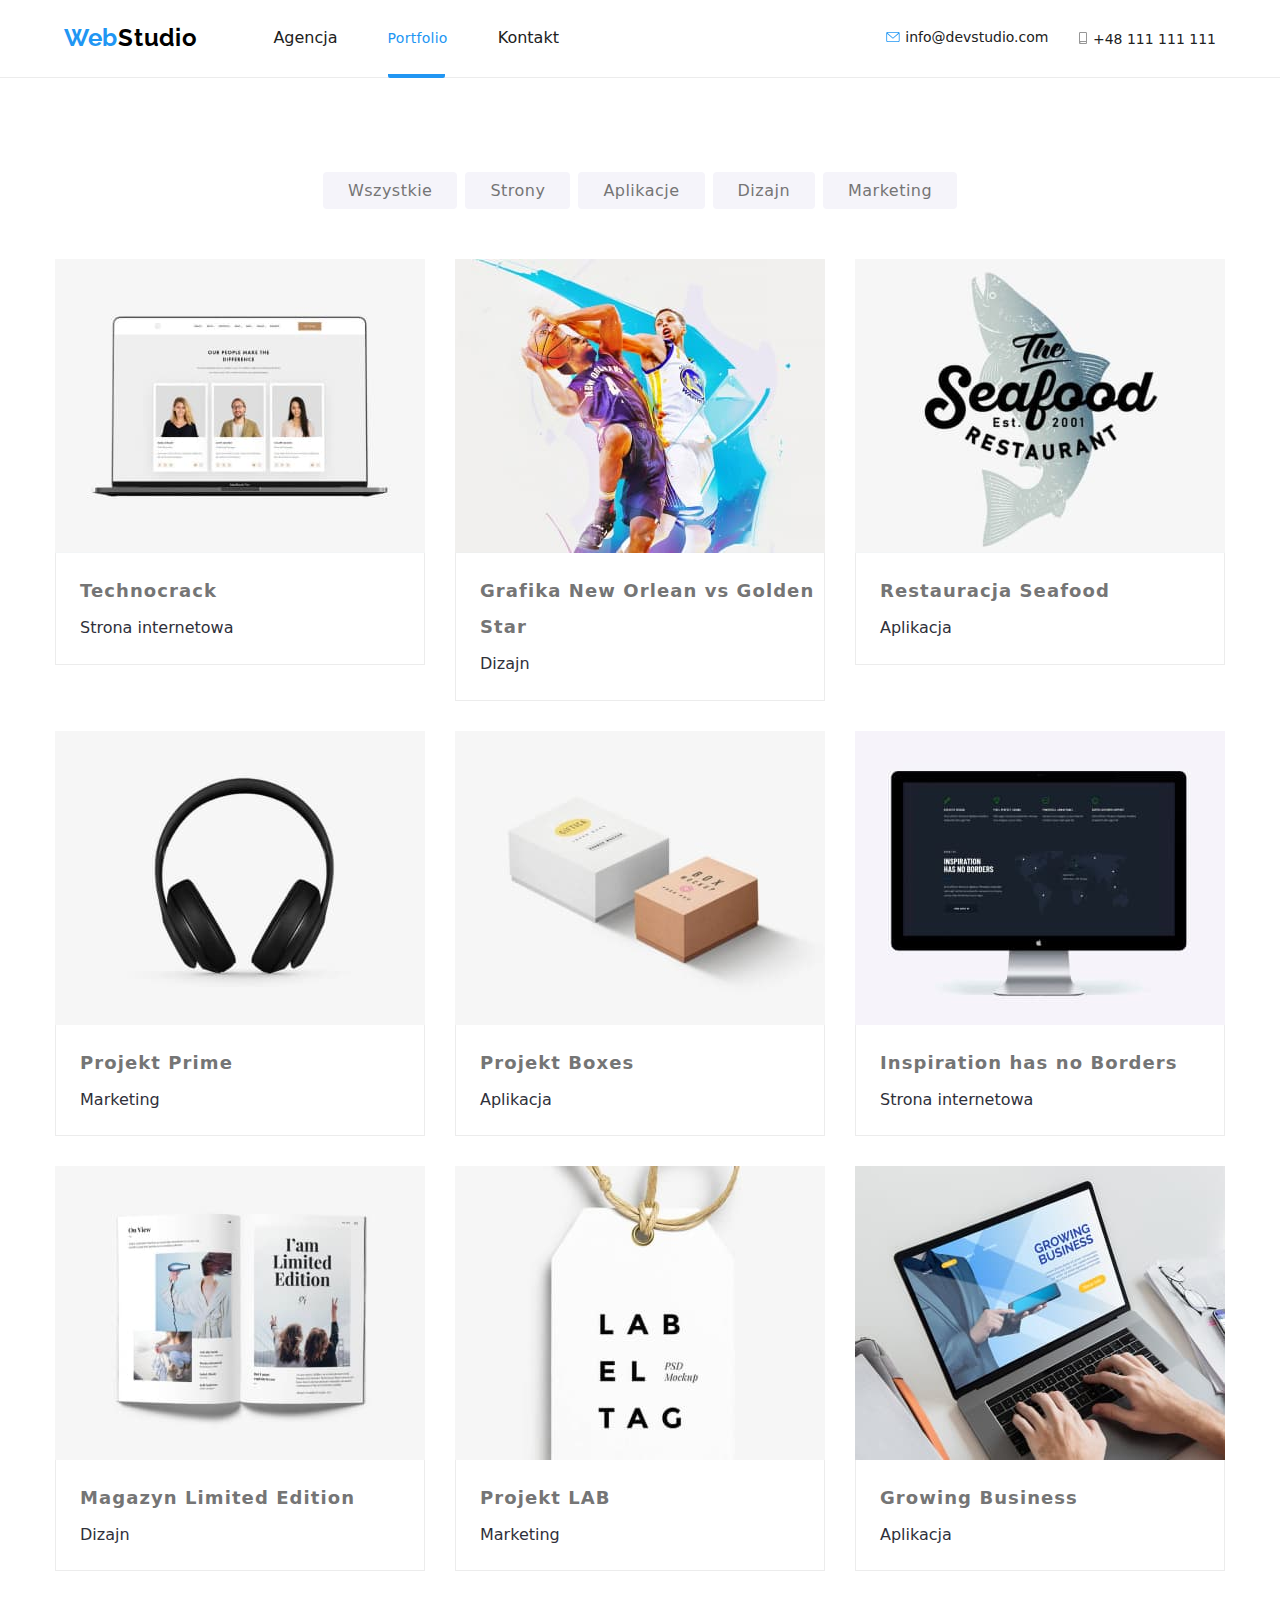
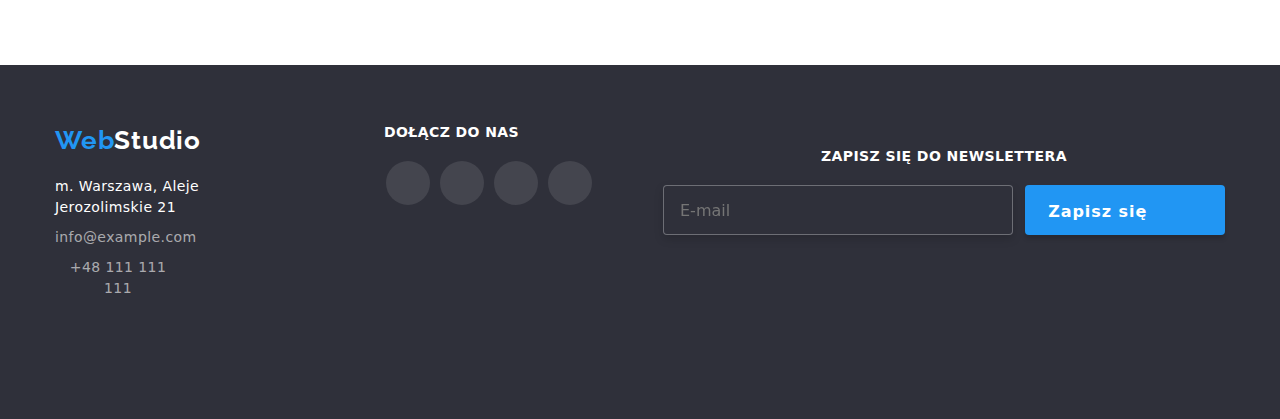
<file: portfolio.html>
<!DOCTYPE html>
<html lang="pl-PL">
  <head>
    <meta charset="UTF-8" />
    <meta http-equiv="X-UA-Compatible" content="IE=edge" />
    <meta name="viewport" content="width=device-width, initial-scale=1.0" />
    <link rel="preconnect" href="https://fonts.googleapis.com" />
    <link rel="preconnect" href="https://fonts.gstatic.com" crossorigin />
    <link
      href="https://fonts.googleapis.com/css2?family=Raleway:wght@700&family=Roboto:wght@400;500;700;900&display=swap"
      rel="stylesheet"
    />
    <link rel="stylesheet" href="./css/main.css" />
    <link
      rel="stylesheet"
      href="https://cdnjs.cloudflare.com/ajax/libs/modern-normalize/1.1.0/modern-normalize.css"
      integrity="sha512-Y0MM+V6ymRKN2zStTqzQ227DWhhp4Mzdo6gnlRnuaNCbc+YN/ZH0sBCLTM4M0oSy9c9VKiCvd4Jk44aCLrNS5Q=="
      crossorigin="anonymous"
      referrerpolicy="no-referrer"
    />
    <title>Portfolio</title>
  </head>
  <body>
    <div class="js-menu-container">
      <button type="button" class="js-close-menu">x</button>
      <ul class="mobile-menu__list">
        <li class="mobile-menu__item">
          <a class="mobile-menu__link" href="./index.html">Agencja</a>
        </li>
        <li class="mobile-menu__item">
          <a class="mobile-menu__link" href="./portfolio.html">Portfolio</a>
        </li>
        <li class="mobile-menu__item">
          <a class="mobile-menu__link" href="">Kontakt</a>
        </li>
      </ul>
      <ul class="mobile-menu__item--contact">
        <li class="mobile-menu__list--blue">+48 111 111 111</li>
        <li class="mobile-menu__list--contact">info@devstudio.com</li>
      </ul>
      <ul class="mobile-menu__item--socials">
        <li class="mobile-menu__list--socials">Instagram</li>
        <li class="mobile-menu__list--socials">Twitter</li>
        <li class="mobile-menu__list--socials">Facebook</li>
        <li class="mobile-menu__list--socials">Linkedin</li>
      </ul>
    </div>
    <header class="header">
      <div class="header__container">
        <a class="header__title--blue" href="index.html"
          >Web<span class="header__title">Studio</span></a
        >
        <nav class="header__navs">
          <ul class="header__nav">
            <li>
              <a class="header__link" href="index.html">Agencja</a>
            </li>
            <li>
              <a
                class="header__link--active header__link--item"
                href="portfolio.html"
                >Portfolio</a
              >
            </li>
            <li>
              <a class="header__link" href="index.html">Kontakt</a>
            </li>
          </ul>
        </nav>
        <div class="header__contact">
          <a class="header__link" href="/info@devstudio.com">
            <svg class="header__icon--mail">
              <use xlink:href="./images/icons.svg#icon-envelope"></use>
            </svg>
            info@devstudio.com
          </a>
          <a class="header__link" href="/+48111111111">
            <svg class="header__icon--phone">
              <use xlink:href="./images/icons.svg#icon-smartphone"></use>
            </svg>
            +48 111 111 111
          </a>
        </div>
        <button class="header__mobile-button js-open-menu">
          <svg class="header__mobile-svg" width="40px" height="40px">
            <use href="./images/menu-mobile2.svg#icon-menu"></use>
          </svg>
        </button>
      </div>
    </header>
    <main class="portfolio-nav">
      <section class="portfolio-nav__container">
        <div>
          <ul class="portfolio-nav__list">
            <li class="portfolio-nav__item">
              <button type="button" class="portfolio-nav__btn">
                Wszystkie
              </button>
            </li>
            <li class="portfolio-nav__item">
              <button type="button" class="portfolio-nav__btn">Strony</button>
            </li>
            <li class="portfolio-nav__item">
              <button type="button" class="portfolio-nav__btn">
                Aplikacje
              </button>
            </li>
            <li class="portfolio-nav__item">
              <button type="button" class="portfolio-nav__btn">Dizajn</button>
            </li>
            <li class="portfolio-nav__item portfolio-nav__item--margin">
              <button type="button" class="portfolio-nav__btn">
                Marketing
              </button>
            </li>
          </ul>
          <ul class="portfolio__list">
            <li class="portfolio__item">
              <div class="portfolio__img">
                <img
                  width="100%"
                  height="100%"
                  src="./images/portfolio1.jpg"
                  srcset="
                    ./images/portfolio1.jpg,
                    ./images/portfolio1@x2.jpg 2x
                  "
                  alt="Restauracja Seafood Aplikacja "
                />
                <p class="portfolio__info">
                  Technocrack jest popularną platformą wykorzystywaną do
                  rozpowszechniania koronawirusa. Firmy wykorzystują tę
                  platformę do celów szpiegowskich i ataków na niezabezpieczone
                  serwery konkurencji
                </p>
              </div>
              <p class="portfolio__item--header">Technocrack</p>
              <p class="portfolio__item-description">Strona internetowa</p>
            </li>

            <li class="portfolio__item">
              <div class="portfolio__img">
                <img
                  width="100%"
                  height="100%"
                  src="./images/portfolio2.jpg"
                  srcset="
                    ./images/portfolio2.jpg,
                    ./images/portfolio2@x2.jpg 2x
                  "
                  alt="Restauracja Seafood Aplikacja "
                />
                <p class="portfolio__info">
                  Technocrack jest popularną platformą wykorzystywaną do
                  rozpowszechniania koronawirusa. Firmy wykorzystują tę
                  platformę do celów szpiegowskich i ataków na niezabezpieczone
                  serwery konkurencji
                </p>
              </div>
              <p class="portfolio__item--header">
                Grafika New Orlean vs Golden Star
              </p>
              <p class="portfolio__item-description">Dizajn</p>
            </li>
            <li class="portfolio__item">
              <div class="portfolio__img">
                <img
                  width="100%"
                  height="100%"
                  src="./images/portfolio3.jpg"
                  srcset="
                    ./images/portfolio3.jpg,
                    ./images/portfolio3@x2.jpg 2x
                  "
                  alt="Restauracja Seafood Aplikacja "
                />
                <p class="portfolio__info">
                  Technocrack jest popularną platformą wykorzystywaną do
                  rozpowszechniania koronawirusa. Firmy wykorzystują tę
                  platformę do celów szpiegowskich i ataków na niezabezpieczone
                  serwery konkurencji
                </p>
              </div>
              <p class="portfolio__item--header">Restauracja Seafood</p>
              <p class="portfolio__item-description">Aplikacja</p>
            </li>
            <li class="portfolio__item">
              <div class="portfolio__img">
                <img
                  width="100%"
                  height="100%"
                  src="./images/portfolio4.jpg"
                  srcset="
                    ./images/portfolio4.jpg,
                    ./images/portfolio4@x2.jpg 2x
                  "
                  alt="Restauracja Seafood Aplikacja "
                />
                <p class="portfolio__info">
                  Technocrack jest popularną platformą wykorzystywaną do
                  rozpowszechniania koronawirusa. Firmy wykorzystują tę
                  platformę do celów szpiegowskich i ataków na niezabezpieczone
                  serwery konkurencji
                </p>
              </div>
              <p class="portfolio__item--header">Projekt Prime</p>
              <p class="portfolio__item-description">Marketing</p>
            </li>
            <li class="portfolio__item">
              <div class="portfolio__img">
                <img
                  width="100%"
                  height="100%"
                  src="./images/portfolio5.jpg"
                  srcset="
                    ./images/portfolio5.jpg,
                    ./images/portfolio5@x2.jpg 2x
                  "
                  alt="Restauracja Seafood Aplikacja "
                />
                <p class="portfolio__info">
                  Technocrack jest popularną platformą wykorzystywaną do
                  rozpowszechniania koronawirusa. Firmy wykorzystują tę
                  platformę do celów szpiegowskich i ataków na niezabezpieczone
                  serwery konkurencji
                </p>
              </div>
              <p class="portfolio__item--header">Projekt Boxes</p>
              <p class="portfolio__item-description">Aplikacja</p>
            </li>
            <li class="portfolio__item">
              <div class="portfolio__img">
                <img
                  width="100%"
                  height="100%"
                  src="./images/portfolio6.jpg"
                  srcset="
                    ./images/portfolio6.jpg,
                    ./images/portfolio6@x2.jpg 2x
                  "
                  alt="Restauracja Seafood Aplikacja "
                />
                <p class="portfolio__info">
                  Technocrack jest popularną platformą wykorzystywaną do
                  rozpowszechniania koronawirusa. Firmy wykorzystują tę
                  platformę do celów szpiegowskich i ataków na niezabezpieczone
                  serwery konkurencji
                </p>
              </div>
              <p class="portfolio__item--header">Inspiration has no Borders</p>
              <p class="portfolio__item-description">Strona internetowa</p>
            </li>
            <li class="portfolio__item">
              <div class="portfolio__img">
                <img
                  width="100%"
                  height="100%"
                  src="./images/portfolio7.jpg"
                  srcset="
                    ./images/portfolio7.jpg,
                    ./images/portfolio7@x2.jpg 2x
                  "
                  alt="Restauracja Seafood Aplikacja "
                />
                <p class="portfolio__info">
                  Technocrack jest popularną platformą wykorzystywaną do
                  rozpowszechniania koronawirusa. Firmy wykorzystują tę
                  platformę do celów szpiegowskich i ataków na niezabezpieczone
                  serwery konkurencji
                </p>
              </div>
              <p class="portfolio__item--header">Magazyn Limited Edition</p>
              <p class="portfolio__item-description">Dizajn</p>
            </li>
            <li class="portfolio__item">
              <div class="portfolio__img">
                <img
                  width="100%"
                  height="100%"
                  src="./images/portfolio8.jpg"
                  srcset="
                    ./images/portfolio8.jpg,
                    ./images/portfolio8@x2.jpg 2x
                  "
                  alt="Restauracja Seafood Aplikacja "
                />
                <p class="portfolio__info">
                  Technocrack jest popularną platformą wykorzystywaną do
                  rozpowszechniania koronawirusa. Firmy wykorzystują tę
                  platformę do celów szpiegowskich i ataków na niezabezpieczone
                  serwery konkurencji
                </p>
              </div>
              <p class="portfolio__item--header">Projekt LAB</p>
              <p class="portfolio__item-description">Marketing</p>
            </li>
            <li class="portfolio__item">
              <div class="portfolio__img">
                <img
                  width="100%"
                  height="100%"
                  src="./images/portfolio9.jpg"
                  srcset="
                    ./images/portfolio9.jpg,
                    ./images/portfolio9@x2.jpg 2x
                  "
                  alt="Restauracja Seafood Aplikacja "
                />
                <p class="portfolio__info">
                  Technocrack jest popularną platformą wykorzystywaną do
                  rozpowszechniania koronawirusa. Firmy wykorzystują tę
                  platformę do celów szpiegowskich i ataków na niezabezpieczone
                  serwery konkurencji
                </p>
              </div>
              <p class="portfolio__item--header">Growing Business</p>
              <p class="portfolio__item-description">Aplikacja</p>
            </li>
          </ul>
        </div>
      </section>
    </main>

    <footer class="footer">
      <div class="footer__container">
        <div class="footer__tablet">
          <div class="footer__desktop">
            <section class="footer__logo">
              <a class="footer__link" href="./index.html">
                <span class="footer__link footer__link--blue">Web</span
                >Studio</a
              >
            </section>
            <p class="footer__adress">m. Warszawa, Aleje Jerozolimskie 21</p>
            <ul class="footer__contact-list">
              <li
                class="footer__contact-item footer__contact-item--margin-bottom"
              >
                <a class="footer__contact-link" href="mailto:info@example.com"
                  >info@example.com</a
                >
              </li>
              <li class="footer__contact-item">
                <a class="footer__contact-link" href="tel:+48 111 111 111"
                  >+48 111 111 111</a
                >
              </li>
            </ul>
          </div>
          <div class="footer__socials">
            <p class="footer__socials-join-us">Dołącz do nas</p>

            <ul class="footer__social-icon-div">
              <li>
                <a class="footer__icon-link" href=""
                  ><div class="footer__socials-div">
                    <svg class="footer__icon" width="20" height="20">
                      <use href="./images/icons.svg#icon-instagram-two"></use>
                    </svg></div
                ></a>
              </li>
              <li>
                <a class="footer__icon-link" href="">
                  <div class="footer__socials-div">
                    <svg class="footer__icon" width="20" height="20">
                      <use href="./images/icons.svg#icon-twitter-two"></use>
                    </svg></div
                ></a>
              </li>
              <li>
                <a class="footer__icon-link" href="">
                  <div class="footer__socials-div">
                    <svg class="footer__icon" width="20" height="20">
                      <use href="./images/icons.svg#icon-facebook-two"></use>
                    </svg></div
                ></a>
              </li>
              <li>
                <a class="footer__icon-link" href=""
                  ><div class="footer__socials-div">
                    <svg class="footer__icon" width="20" height="20">
                      <use href="./images/icons.svg#icon-linkedin-two"></use>
                    </svg></div
                ></a>
              </li>
            </ul>
          </div>
        </div>
        <div class="footer__mobile">
          <label for="sign-up" class="footer__label-sign-up"
            >Zapisz się do newslettera</label
          >
          <form class="footer__sign-up">
            <input
              required
              class="footer-email-input"
              type="email"
              placeholder="E-mail"
              id="sign-up"
              name="sign-up"
            />
            <div class="div-footer__btn-sign-up">
              <button type="submit" class="footer__btn-sign-up">
                Zapisz się
                <svg class="footer__svg-btn" width="24" height="24">
                  <use href="./images/icons.svg#icon-icon-send"></use>
                </svg>
              </button>
            </div>
          </form>
        </div>
      </div>
    </footer>
    <script src="./js/mobile-menu.js"></script>
  </body>
</html>
</file>
<file: css/main.css>
* {
  padding: 0;
  margin: 0;
}

body {
  font-family: "Roboto", sans-serif;
  color: #212121;
  background: #ffffff;
  overflow-x: hidden;
}

ul {
  list-style: none;
}

a {
  text-decoration: none;
}

img {
  display: block;
}

.container, .portfolio-nav, .footer__container, .clients__div, .team__list, .team__item, .article-hidden__container, .article__container, .header__container {
  width: 100%;
  max-width: 1200px;
  margin: 0 auto;
  padding-left: 15px;
  padding-right: 15px;
}

.section, .portfolio-nav__container, .main {
  padding-top: 60px;
  padding-bottom: 60px;
}

@media screen and (min-width: 1200px) {
  .container, .portfolio-nav, .footer__container, .clients__div, .team__list, .team__item, .article-hidden__container, .article__container, .header__container {
    max-width: 1200px;
  }
  .section, .portfolio-nav__container, .main {
    padding-top: 94px;
    padding-bottom: 94px;
  }
}
header {
  margin: 0 auto;
}

.section, .portfolio-nav__container, .main {
  padding-top: 94px;
  padding-bottom: 94px;
}

.header {
  border-bottom: 1px solid #ececec;
  margin: 0 auto;
}
.header__title {
  font-family: "Raleway";
  font-style: normal;
  font-weight: 700;
  font-size: 24px;
  line-height: 1.19;
  color: #000000;
  letter-spacing: 0.03em;
}
.header__title--blue {
  margin: 0;
  font-family: "Raleway", sans-serif;
  font-style: normal;
  font-weight: 700;
  font-size: 24px;
  line-height: 1.19;
  color: #2196f3;
  letter-spacing: 0.03em;
}
.header__nav {
  display: -webkit-box;
  display: -ms-flexbox;
  display: flex;
  margin-left: auto;
  display: none;
}

.header__icon--mail {
  width: 16px;
  height: 12px;
  padding-top: 2px;
}

.header__icon--phone {
  width: 10px;
  height: 16px;
  padding-top: 4px;
}

.header__page .header__link .header__link--active {
  display: block;
}

@media screen and (min-width: 768px) {
  .header__nav {
    display: -webkit-box;
    display: -ms-flexbox;
    display: flex;
    gap: 50px;
  }
}
@media screen and (min-width: 1200px) {
  .header__navs {
    display: -webkit-box;
    display: -ms-flexbox;
    display: flex;
    margin-right: 250px;
  }
}
.header__container {
  max-width: 100%;
  display: -webkit-box;
  display: -ms-flexbox;
  display: flex;
  -webkit-box-orient: horizontal;
  -webkit-box-direction: normal;
      -ms-flex-direction: row;
          flex-direction: row;
  margin: 0 auto;
  padding: 22px;
  -webkit-box-pack: justify;
      -ms-flex-pack: justify;
          justify-content: space-between;
  -webkit-box-align: center;
      -ms-flex-align: center;
          align-items: center;
}

.header__mobile-button {
  background-color: transparent;
  border: none;
  color: none;
  cursor: pointer;
  background-color: #ffffff;
}
@media screen and (min-width: 768px) {
  .header__mobile-button {
    display: none;
  }
}

.header__mobile-button:hover,
.header__mobile-button:focus {
  fill: #2196f3;
}

.header__link--active:hover,
.header__link--active:focus,
.header__link--active:active {
  color: #2196f3;
}

.header__link--item::after {
  content: "";
  position: absolute;
  display: block;
  border-radius: 2px;
  border-bottom: 4px solid #2196f3;
  width: 57px;
  padding-top: 27px;
}

.header__link {
  text-decoration: none;
  color: #212121;
}
.header__link--active {
  font-weight: 500;
  font-size: 14px;
  line-height: 1.14;
  letter-spacing: 0.02em;
  color: #2196f3;
  position: relative;
}
.header__link--item::after {
  content: "";
  position: absolute;
  display: block;
  border-radius: 2px;
  border-bottom: 4px solid #2196f3;
  width: 57px;
  padding-top: 27px;
}

.header__link:hover,
.header__link:focus {
  color: #2196f3;
}

.header__link:hover svg,
.header__link:hover svg {
  fill: #2196f3;
}

.header__contact {
  font-weight: 500;
  font-size: 14px;
  line-height: 1.14;
  display: none;
}
.header__contact:last-child {
  margin-left: 50px;
}

@media screen and (min-width: 768px) {
  .header__contact {
    display: -webkit-box;
    display: -ms-flexbox;
    display: flex;
    -webkit-box-align: start;
        -ms-flex-align: start;
            align-items: flex-start;
    -webkit-box-orient: vertical;
    -webkit-box-direction: normal;
        -ms-flex-direction: column;
            flex-direction: column;
    -ms-flex-wrap: wrap;
        flex-wrap: wrap;
  }
}
@media screen and (min-width: 1200px) {
  .header__contact {
    display: -webkit-box;
    display: -ms-flexbox;
    display: flex;
    -webkit-box-orient: horizontal;
    -webkit-box-direction: normal;
        -ms-flex-flow: row;
            flex-flow: row;
    gap: 30px;
    -webkit-box-align: center;
        -ms-flex-align: center;
            align-items: center;
  }
  .header__nav {
    display: -webkit-box;
    display: -ms-flexbox;
    display: flex;
  }
  .header__container {
    padding: 24px;
    max-width: 1200px;
  }
}
.js-close-menu {
  border: none;
  background-color: transparent;
  position: absolute;
  right: 25px;
  top: 21px;
  font-size: 26px;
  cursor: pointer;
}
.js-close-menu:hover {
  color: #2196f3;
}

.js-menu-container {
  width: 100%;
  position: fixed;
  height: 100%;
  background-color: #ffffff;
  -webkit-transform: translateX(-150%);
          transform: translateX(-150%);
  -webkit-transition: -webkit-transform 1s;
  transition: -webkit-transform 1s;
  transition: transform 1s;
  transition: transform 1s, -webkit-transform 1s;
  z-index: 5;
}

.is-open {
  -webkit-transform: translateX(0);
          transform: translateX(0);
}

.mobile-menu__list {
  padding-top: 48px;
  padding-left: 40px;
}
.mobile-menu__link {
  font-weight: 500;
  font-size: 40px;
  line-height: 1.75;
  text-align: center;
  letter-spacing: 0.02em;
  color: #000000;
}
.mobile-menu__item--contact {
  padding-top: 302px;
  padding-left: 40px;
}
.mobile-menu__list--blue {
  font-weight: 500;
  font-size: 34px;
  line-height: 1.17;
  letter-spacing: 0.02em;
  color: #2196f3;
  padding-bottom: 32px;
}
.mobile-menu__item--socials {
  display: -webkit-box;
  display: -ms-flexbox;
  display: flex;
  -ms-flex-wrap: wrap;
      flex-wrap: wrap;
  -webkit-box-pack: center;
      -ms-flex-pack: center;
          justify-content: center;
  padding-left: 15px;
}
.mobile-menu__list--contact {
  font-weight: 500;
  font-size: 24px;
  line-height: 28px;
  letter-spacing: 0.02em;
  color: #757575;
  padding-bottom: 64px;
}
.mobile-menu__list--socials {
  font-weight: 500;
  font-size: 18px;
  line-height: 1.22;
  letter-spacing: 0.02em;
  color: #2196f3;
  border-right: 1px solid #757575;
  padding-left: 10px;
  padding-right: 20px;
  cursor: pointer;
}
.mobile-menu__list--socials:first-child {
  padding-left: 0;
}
.mobile-menu__list--socials:last-child {
  border-right: none;
}

.mobile-menu__link:hover,
.mobile-menu__link:focus {
  color: #2196f3;
}

.main {
  text-align: center;
  background: #2f303a;
  height: 600px;
  display: -webkit-box;
  display: -ms-flexbox;
  display: flex;
  -webkit-box-pack: center;
      -ms-flex-pack: center;
          justify-content: center;
  -webkit-box-align: center;
      -ms-flex-align: center;
          align-items: center;
  -webkit-box-orient: vertical;
  -webkit-box-direction: normal;
      -ms-flex-direction: column;
          flex-direction: column;
  background-image: -webkit-gradient(linear, left bottom, left top, from(rgba(47, 48, 58, 0.4)), to(rgba(47, 48, 58, 0.4))), url("../images/header-img-mobile.jpg");
  background-image: linear-gradient(0deg, rgba(47, 48, 58, 0.4) 0%, rgba(47, 48, 58, 0.4) 100%), url("../images/header-img-mobile.jpg");
  background-size: cover;
  background-repeat: no-repeat;
}
.main__container {
  text-align: center;
  margin: 0 auto;
  font-weight: 900;
  font-size: 26px;
  line-height: 1.36;
  color: #ffffff;
  letter-spacing: 0.06em;
  text-transform: uppercase;
}

@media (min-device-pixel-ratio: 2), (-webkit-min-device-pixel-ratio: 2), (min-resolution: 192dpi), (min-resolution: 2dppx) {
  .main {
    background-image: -webkit-gradient(linear, left bottom, left top, from(rgba(47, 48, 58, 0.4)), to(rgba(47, 48, 58, 0.4))), url("../images/header-img-mobilex2.jpg");
    background-image: linear-gradient(0deg, rgba(47, 48, 58, 0.4) 0%, rgba(47, 48, 58, 0.4) 100%), url("../images/header-img-mobilex2.jpg");
  }
}
@media screen and (min-width: 768px) {
  .main {
    background-image: -webkit-gradient(linear, left bottom, left top, from(rgba(47, 48, 58, 0.4)), to(rgba(47, 48, 58, 0.4))), url("../images/header-img-tablet.jpg");
    background-image: linear-gradient(0deg, rgba(47, 48, 58, 0.4) 0%, rgba(47, 48, 58, 0.4) 100%), url("../images/header-img-tablet.jpg");
  }
}
@media (min-device-pixel-ratio: 2), (-webkit-min-device-pixel-ratio: 2), (min-resolution: 192dpi), (min-resolution: 2dppx) {
  .main {
    background-image: -webkit-gradient(linear, left bottom, left top, from(rgba(47, 48, 58, 0.4)), to(rgba(47, 48, 58, 0.4))), url("../images/header-img-tabletx2.jpg");
    background-image: linear-gradient(0deg, rgba(47, 48, 58, 0.4) 0%, rgba(47, 48, 58, 0.4) 100%), url("../images/header-img-tabletx2.jpg");
  }
}
@media screen and (min-width: 1200px) {
  .main {
    background-image: -webkit-gradient(linear, left bottom, left top, from(rgba(47, 48, 58, 0.4)), to(rgba(47, 48, 58, 0.4))), url("../images/header-img-desktop.jpg");
    background-image: linear-gradient(0deg, rgba(47, 48, 58, 0.4) 0%, rgba(47, 48, 58, 0.4) 100%), url("../images/header-img-desktop.jpg");
  }
}
@media (min-device-pixel-ratio: 2), (-webkit-min-device-pixel-ratio: 2), (min-resolution: 192dpi), (min-resolution: 2dppx) {
  .main {
    background-image: -webkit-gradient(linear, left bottom, left top, from(rgba(47, 48, 58, 0.4)), to(rgba(47, 48, 58, 0.4))), url("../images/header-img-desktopx2.jpg");
    background-image: linear-gradient(0deg, rgba(47, 48, 58, 0.4) 0%, rgba(47, 48, 58, 0.4) 100%), url("../images/header-img-desktopx2.jpg");
  }
}
.main__button {
  font-weight: 700;
  font-size: 16px;
  line-height: 1.87;
  cursor: pointer;
  color: #ffffff;
  padding: 10px 42px 10px 41px;
  background: #2196f3;
  -webkit-box-shadow: 0px 4px 4px rgba(0, 0, 0, 0.15);
          box-shadow: 0px 4px 4px rgba(0, 0, 0, 0.15);
  border: none;
  border-radius: 4px;
  -webkit-margin-before: 1em;
          margin-block-start: 1em;
}
.main__button:active {
  color: #2196f3;
}
.main__button:hover, .main__button:focus {
  -webkit-box-shadow: inset 0px 4px 4px rgba(0, 0, 0, 0.15);
          box-shadow: inset 0px 4px 4px rgba(0, 0, 0, 0.15);
}

.article {
  padding-top: 94px;
  padding-bottom: 94px;
}
.article__items {
  font-size: 14px;
  color: #757575;
  letter-spacing: 0.03em;
  list-style: none;
  line-height: 1.71;
  padding-left: 0px;
  margin: 0 auto;
}
.article__text {
  text-align: justify;
}
.article__list {
  max-width: 100%;
  text-align: center;
}
.article-hidden {
  padding-bottom: 94px;
  display: none;
}

@media screen and (min-width: 1200px) {
  .article-hidden {
    display: block;
  }
  .main__container {
    font-size: 44px;
  }
  .article__items {
    gap: 30px;
    display: -webkit-box;
    display: -ms-flexbox;
    display: flex;
    -ms-flex-wrap: wrap;
        flex-wrap: wrap;
  }
}
@media screen and (min-width: 768px) {
  .article__text {
    text-align: start;
  }
  .article__items {
    gap: 30px;
    display: -webkit-box;
    display: -ms-flexbox;
    display: flex;
    -ms-flex-wrap: wrap;
        flex-wrap: wrap;
    padding-right: 20px;
  }
  .article__list {
    -ms-flex-preferred-size: calc((100% - 30px) / 2);
        flex-basis: calc((100% - 30px) / 2);
  }
  .article h5 {
    text-align: start;
  }
}
@media screen and (min-width: 1200px) {
  .article__list {
    -ms-flex-preferred-size: calc((100% - 90px) / 4);
        flex-basis: calc((100% - 90px) / 4);
  }
}
.article-hidden__container {
  display: -webkit-box;
  display: -ms-flexbox;
  display: flex;
  -webkit-box-pack: center;
      -ms-flex-pack: center;
          justify-content: center;
  gap: 30px;
}

.article__item {
  background-color: rgb(245, 244, 250);
  display: inline-block;
  padding-top: 25px;
  padding-bottom: 25px;
  margin-right: 100px;
  margin-bottom: 30px;
  width: 100%;
}

.article__text {
  font-size: 14px;
  line-height: 1.71;
  color: #757575;
  text-align: start;
  letter-spacing: 0.03em;
  display: block;
  -webkit-margin-before: 1em;
          margin-block-start: 1em;
  -webkit-margin-after: 1em;
          margin-block-end: 1em;
  -webkit-margin-start: 0px;
          margin-inline-start: 0px;
  -webkit-margin-end: 0px;
          margin-inline-end: 0px;
}

.article-hidden__title {
  font-weight: 700;
  font-size: 36px;
  line-height: 1.16;
  text-align: center;
  letter-spacing: 0.03em;
  color: var(--hotblack);
  -webkit-margin-after: 1em;
          margin-block-end: 1em;
}

.article-hidden__box, .article-hidden__name {
  position: relative;
}

.article-hidden__img {
  position: absolute;
  width: 370px;
  height: 70px;
  background: rgba(47, 48, 58, 0.8);
  bottom: 0;
  display: -webkit-box;
  display: -ms-flexbox;
  display: flex;
  -webkit-box-pack: center;
      -ms-flex-pack: center;
          justify-content: center;
}

.article-hidden__name {
  position: absolute;
  font-weight: 700;
  font-size: 14px;
  line-height: 16px;
  text-align: center;
  letter-spacing: 0.03em;
  text-transform: uppercase;
  color: #ffffff;
  bottom: 0;
  padding: 27px;
}

.article__icon {
  width: 70px;
  height: 70px;
}
.article__icon:hover svg .article__icon:after svg {
  fill: #2196f3;
}

.team {
  background: #f5f4fa;
  padding-top: 94px;
  padding-bottom: 94px;
  margin: 0 auto;
}
.team__photo {
  max-width: 100%;
  margin: 0 auto;
}
.team__container {
  text-align: center;
  font-weight: 700;
  font-size: 36px;
  line-height: 1.16;
  text-align: center;
  letter-spacing: 0.03em;
  color: #212121;
  -webkit-margin-after: 1em;
          margin-block-end: 1em;
}
.team__name {
  font-weight: 500;
  text-align: center;
  font-size: 1.17em;
  -webkit-margin-before: 1em;
          margin-block-start: 1em;
  -webkit-margin-after: 1em;
          margin-block-end: 1em;
}
.team__position {
  color: #757575;
  text-align: center;
  -webkit-margin-after: 1em;
          margin-block-end: 1em;
}
.team__box {
  display: -webkit-box;
  display: -ms-flexbox;
  display: flex;
  -webkit-box-pack: center;
      -ms-flex-pack: center;
          justify-content: center;
  -ms-flex-wrap: wrap;
      flex-wrap: wrap;
  margin-top: 16px;
  margin-bottom: 1em;
  -ms-flex-line-pack: center;
      align-content: center;
}
.team__svg {
  width: 44px;
  height: 44px;
  display: -webkit-box;
  display: -ms-flexbox;
  display: flex;
  -webkit-box-align: center;
      -ms-flex-align: center;
          align-items: center;
  -webkit-box-pack: center;
      -ms-flex-pack: center;
          justify-content: center;
}

.team__item {
  display: -webkit-box;
  display: -ms-flexbox;
  display: flex;
  -webkit-box-pack: center;
      -ms-flex-pack: center;
          justify-content: center;
  -webkit-box-orient: vertical;
  -webkit-box-direction: normal;
      -ms-flex-direction: column;
          flex-direction: column;
  gap: 30px;
}

.team__list {
  -webkit-box-shadow: 0px 1px 3px rgba(0, 0, 0, 0.12), 0px 1px 1px rgba(0, 0, 0, 0.14), 0px 2px 1px rgba(0, 0, 0, 0.2);
          box-shadow: 0px 1px 3px rgba(0, 0, 0, 0.12), 0px 1px 1px rgba(0, 0, 0, 0.14), 0px 2px 1px rgba(0, 0, 0, 0.2);
  border-radius: 0px 0px 4px 4px;
  padding: 0px;
  background: #ffffff;
}

.team__icon {
  fill: #afb1b8;
}

.team__svg:hover svg,
.team__svg:focus svg {
  fill: #ffffff;
}

.team__svg:hover,
.team__svg:hover {
  background-color: #2196f3;
  border-radius: 50%;
  cursor: pointer;
  color: #ffffff;
}

@media screen and (min-width: 768px) {
  .team__item {
    display: -webkit-box;
    display: -ms-flexbox;
    display: flex;
    -webkit-box-orient: horizontal;
    -webkit-box-direction: normal;
        -ms-flex-direction: row;
            flex-direction: row;
    -ms-flex-wrap: wrap;
        flex-wrap: wrap;
    gap: 30px;
  }
  .team__list {
    -ms-flex-preferred-size: calc((100% - 30px) / 2);
        flex-basis: calc((100% - 30px) / 2);
  }
}
@media screen and (min-width: 1200px) {
  .team__list {
    -ms-flex-preferred-size: calc((100% - 90px) / 4);
        flex-basis: calc((100% - 90px) / 4);
  }
}
.clients__div {
  margin-bottom: 60px;
}
.clients__icon {
  width: 106px;
  height: 60px;
  fill: #afb1b8;
}
.clients__item {
  -ms-flex-preferred-size: calc((100% - 30px) / 2);
      flex-basis: calc((100% - 30px) / 2);
  display: block;
  margin: 0 auto;
  text-align: center;
  max-width: 100%;
}
.clients__container {
  font-weight: 700;
  font-size: 36px;
  text-align: center;
  letter-spacing: 0.03em;
  color: rgb(33, 33, 33);
  margin-bottom: 30px;
  margin-top: 60px;
}
.clients__list {
  display: -webkit-box;
  display: -ms-flexbox;
  display: flex;
  list-style: none;
  gap: 30px;
  width: 100%;
  -ms-flex-wrap: wrap;
      flex-wrap: wrap;
  -webkit-box-pack: center;
      -ms-flex-pack: center;
          justify-content: center;
}
.clients__svg {
  width: 100%;
  height: 92px;
  border: 1px solid #afb1b8;
  border-radius: 4px;
  display: -webkit-box;
  display: -ms-flexbox;
  display: flex;
  -webkit-box-pack: center;
      -ms-flex-pack: center;
          justify-content: center;
  -webkit-box-align: center;
      -ms-flex-align: center;
          align-items: center;
  -webkit-transition: color 250ms cubic-bezier(0.4, 0, 0.2, 1), border 250ms cubic-bezier(0.4, 0, 0.2, 1);
  transition: color 250ms cubic-bezier(0.4, 0, 0.2, 1), border 250ms cubic-bezier(0.4, 0, 0.2, 1);
}
.clients__svg svg {
  -webkit-transition: fill 250ms cubic-bezier(0.4, 0, 0.2, 1);
  transition: fill 250ms cubic-bezier(0.4, 0, 0.2, 1);
}
.clients__svg:hover, .clients__svg:focus {
  border: 1px solid #2196f3;
  cursor: pointer;
}
.clients__svg:hover .clients__icon, .clients__svg:focus .clients__icon {
  color: #2196f3;
  fill: #2196f3;
}
.clients__link {
  -webkit-transition: color 250ms cubic-bezier(0.4, 0, 0.2, 1), border 250ms cubic-bezier(0.4, 0, 0.2, 1), fill 250ms cubic-bezier(0.4, 0, 0.2, 1);
  transition: color 250ms cubic-bezier(0.4, 0, 0.2, 1), border 250ms cubic-bezier(0.4, 0, 0.2, 1), fill 250ms cubic-bezier(0.4, 0, 0.2, 1);
}
.clients__link:focus .clients__svg .clients__icon {
  color: #2196f3;
  fill: #2196f3;
}
.clients__link:focus .clients__svg {
  border: 1px solid #2196f3;
}

@media screen and (min-width: 1200px) {
  .clients__div {
    margin-bottom: 90px;
  }
  .clients__svg {
    width: 170px;
  }
  .clients__list li {
    -ms-flex-preferred-size: calc((100% - 150px) / 6);
        flex-basis: calc((100% - 150px) / 6);
  }
}
@media screen and (min-width: 768px) {
  .clients__item {
    -ms-flex-preferred-size: calc((100% - 60px) / 3);
        flex-basis: calc((100% - 60px) / 3);
  }
}
.footer {
  background-color: #2f303a;
}

.div-footer__btn-sign-up {
  display: -webkit-box;
  display: -ms-flexbox;
  display: flex;
  -webkit-box-pack: center;
      -ms-flex-pack: center;
          justify-content: center;
  -webkit-box-align: center;
      -ms-flex-align: center;
          align-items: center;
}

.footer__container {
  padding-top: 60px;
  padding-bottom: 60px;
  display: -webkit-box;
  display: -ms-flexbox;
  display: flex;
  -webkit-box-orient: vertical;
  -webkit-box-direction: normal;
      -ms-flex-direction: column;
          flex-direction: column;
  -webkit-box-align: center;
      -ms-flex-align: center;
          align-items: center;
}

.footer__logo {
  font-family: "Raleway", sans-serif;
  font-size: 26px;
  font-weight: 700;
  letter-spacing: 0.03em;
  line-height: 1.19;
  margin-bottom: 20px;
  text-align: center;
}
.footer__adress {
  line-height: 1.5;
  font-size: 14px;
  letter-spacing: 0.03em;
  color: #ffffff;
  margin-top: 0px;
  margin-bottom: 9px;
}
.footer__link {
  color: #ffffff;
  text-decoration: none;
}
.footer__link--blue {
  color: #2196f3;
}
.footer__contact-list {
  list-style: none;
  padding-left: 0px;
  margin: 0px;
}
.footer__contact-item {
  font-size: 14px;
  line-height: 1.5;
  letter-spacing: 0.03em;
  margin-bottom: 60px;
  text-align: center;
}
.footer__contact-item--margin-bottom {
  margin-bottom: 9px;
}
.footer__contact-link {
  text-decoration: none;
  color: rgba(255, 255, 255, 0.6);
  -webkit-transition: color 250ms cubic-bezier(0.4, 0, 0.2, 1);
  transition: color 250ms cubic-bezier(0.4, 0, 0.2, 1);
}
.footer__contact-link:hover, .footer__contact-link:focus {
  color: #2196f3;
}
.footer__socials {
  font-weight: 700;
  font-size: 14px;
  line-height: 1.14;
  letter-spacing: 0.03em;
  text-transform: uppercase;
  color: #ffffff;
  margin-bottom: 60px;
}
.footer__socials-join-us {
  margin-bottom: 20px;
  text-align: center;
}
.footer__social-icon-div {
  display: -webkit-box;
  display: -ms-flexbox;
  display: flex;
  list-style: none;
  padding-left: 15px;
}
.footer__icon {
  fill: #ffffff;
  display: -webkit-box;
  display: -ms-flexbox;
  display: flex;
  -webkit-box-pack: center;
      -ms-flex-pack: center;
          justify-content: center;
  -webkit-box-align: center;
      -ms-flex-align: center;
          align-items: center;
}
.footer__socials-div {
  padding: 12px;
  background-color: rgba(255, 255, 255, 0.1);
  border-radius: 50%;
  margin-right: 10px;
  -webkit-transition: background-color 250ms cubic-bezier(0.4, 0, 0.2, 1);
  transition: background-color 250ms cubic-bezier(0.4, 0, 0.2, 1);
}
.footer__socials-div:hover, .footer__socials-div:focus {
  background-color: #2196f3;
  cursor: pointer;
}
.footer__icon-link {
  -webkit-transition: background-color 250ms cubic-bezier(0.4, 0, 0.2, 1);
  transition: background-color 250ms cubic-bezier(0.4, 0, 0.2, 1);
}
.footer__icon-link:focus .footer__socials-div {
  background-color: #2196f3;
}
.footer__label-sign-up {
  display: block;
  font-weight: 700;
  font-size: 14px;
  letter-spacing: 0.03em;
  line-height: 1.14;
  text-transform: uppercase;
  color: #ffffff;
  margin-bottom: 20px;
}
.footer__btn-sign-up {
  font-size: 16px;
  font-weight: 700;
  letter-spacing: 0.06em;
  color: #ffffff;
  line-height: 1.88;
}
.footer__svg-btn {
  margin-left: 24px;
  position: relative;
  top: 5px;
  fill: #ffffff;
}
.footer__btn-sign-up {
  width: 200px;
  height: 50px;
  background-color: #2196f3;
  border: none;
  border-radius: 4px;
  -webkit-box-shadow: 0px 4px 4px rgba(0, 0, 0, 0.15);
          box-shadow: 0px 4px 4px rgba(0, 0, 0, 0.15);
  margin-top: 20px;
  cursor: pointer;
}
.footer__btn-sign-up:active {
  color: #2196f3;
}
.footer__btn-sign-up:hover, .footer__btn-sign-up:focus {
  -webkit-box-shadow: inset 0px 4px 4px rgba(0, 0, 0, 0.15);
          box-shadow: inset 0px 4px 4px rgba(0, 0, 0, 0.15);
}
.footer-email-input {
  background-color: #2f303a;
  width: 100%;
  height: 50px;
  color: rgba(255, 255, 255, 0.6);
  border: 1px solid rgba(255, 255, 255, 0.3);
  -webkit-filter: drop-shadow(0px 4px 4px rgba(0, 0, 0, 0.15));
          filter: drop-shadow(0px 4px 4px rgba(0, 0, 0, 0.15));
  border-radius: 4px;
}
.footer-email-input {
  padding: 16px;
}

.footer__mobile {
  width: 100%;
}

@media screen and (min-width: 768px) {
  .footer__tablet {
    display: -webkit-box;
    display: -ms-flexbox;
    display: flex;
    gap: 144px;
  }
  .footer__sign-up {
    max-width: 450px;
    margin: 0 auto;
  }
  .footer__label-sign-up {
    text-align: center;
  }
}
@media screen and (min-width: 1200px) {
  .footer__mobile {
    width: auto;
    margin-left: auto;
    margin-bottom: 100px;
  }
  .footer__tablet {
    display: -webkit-box;
    display: -ms-flexbox;
    display: flex;
    gap: 0px;
  }
  .footer__container {
    -webkit-box-orient: horizontal;
    -webkit-box-direction: normal;
        -ms-flex-direction: row;
            flex-direction: row;
  }
  .footer__logo {
    text-align: start;
  }
  .footer__desktop {
    width: 246px;
  }
  .footer__contact-list {
    padding-right: 120px;
  }
  .footer__social-icon-div {
    margin-left: 70px;
  }
  .footer-email-input {
    width: 350px;
  }
  .footer__sign-up {
    display: -webkit-box;
    display: -ms-flexbox;
    display: flex;
    max-width: none;
  }
  .footer__btn-sign-up {
    margin-top: 0px;
    margin-left: 12px;
  }
}
.portfolio-nav__list {
  list-style: none;
  display: -webkit-box;
  display: -ms-flexbox;
  display: flex;
  -ms-flex-wrap: wrap;
      flex-wrap: wrap;
  gap: 8px;
  -webkit-box-pack: start;
      -ms-flex-pack: start;
          justify-content: flex-start;
  padding: 0px;
  margin: 0px;
  margin-bottom: 50px;
}
.portfolio-nav__btn {
  width: 100%;
  background-color: #f5f4fa;
  color: #757575;
  font-weight: 500;
  font-size: 16px;
  text-align: center;
  letter-spacing: 0.03em;
  line-height: 1.6;
  border-radius: 4px;
  border: none;
  padding: 6px 25px 6px 25px;
  cursor: pointer;
  -webkit-transition: background-color 250ms cubic-bezier(0.4, 0, 0.2, 1), color 250ms cubic-bezier(0.4, 0, 0.2, 1), -webkit-box-shadow 250ms cubic-bezier(0.4, 0, 0.2, 1);
  transition: background-color 250ms cubic-bezier(0.4, 0, 0.2, 1), color 250ms cubic-bezier(0.4, 0, 0.2, 1), -webkit-box-shadow 250ms cubic-bezier(0.4, 0, 0.2, 1);
  transition: background-color 250ms cubic-bezier(0.4, 0, 0.2, 1), color 250ms cubic-bezier(0.4, 0, 0.2, 1), box-shadow 250ms cubic-bezier(0.4, 0, 0.2, 1);
  transition: background-color 250ms cubic-bezier(0.4, 0, 0.2, 1), color 250ms cubic-bezier(0.4, 0, 0.2, 1), box-shadow 250ms cubic-bezier(0.4, 0, 0.2, 1), -webkit-box-shadow 250ms cubic-bezier(0.4, 0, 0.2, 1);
}
.portfolio-nav__btn:hover, .portfolio-nav__btn:focus {
  background-color: #2196f3;
  color: #ffffff;
  -webkit-box-shadow: 0px 3px 1px rgba(0, 0, 0, 0.1), 0px 1px 2px rgba(0, 0, 0, 0.08), 0px 2px 2px rgba(0, 0, 0, 0.12);
          box-shadow: 0px 3px 1px rgba(0, 0, 0, 0.1), 0px 1px 2px rgba(0, 0, 0, 0.08), 0px 2px 2px rgba(0, 0, 0, 0.12);
  border-radius: 4px;
}
.portfolio-nav__item--margin {
  margin-right: 0px;
}

.portfolio__list {
  list-style: none;
  display: -webkit-box;
  display: -ms-flexbox;
  display: flex;
  -ms-flex-wrap: wrap;
      flex-wrap: wrap;
  width: 100%;
  gap: 30px;
  -webkit-box-pack: center;
      -ms-flex-pack: center;
          justify-content: center;
  color: #2f303a;
  font-size: 16px;
}
.portfolio__item--header {
  font-weight: 700;
  font-size: 18px;
  letter-spacing: 0.06em;
  line-height: 2;
  color: #757575;
  padding-left: 24px;
  padding-top: 20px;
  border-right: 1px #ececec solid;
  border-left: 1px #ececec solid;
}
.portfolio__img {
  position: relative;
  overflow: hidden;
  width: 100%;
  display: block;
}
.portfolio__info {
  position: absolute;
  top: 0;
  width: 100%;
  height: 100%;
  padding: 49px 45px 49px 24px;
  background-color: rgba(33, 150, 243, 0.9);
  color: #ffffff;
  font-weight: 400;
  font-size: 18px;
  line-height: 1.55;
  letter-spacing: 0.03em;
  -webkit-transform: translatey(100%);
          transform: translatey(100%);
  -webkit-transition: -webkit-transform 250ms cubic-bezier(0.4, 0, 0.2, 1);
  transition: -webkit-transform 250ms cubic-bezier(0.4, 0, 0.2, 1);
  transition: transform 250ms cubic-bezier(0.4, 0, 0.2, 1);
  transition: transform 250ms cubic-bezier(0.4, 0, 0.2, 1), -webkit-transform 250ms cubic-bezier(0.4, 0, 0.2, 1);
}
.portfolio__item {
  width: 100%;
  background-color: #ffffff;
  -webkit-transition: -webkit-box-shadow 250ms cubic-bezier(0.4, 0, 0.2, 1);
  transition: -webkit-box-shadow 250ms cubic-bezier(0.4, 0, 0.2, 1);
  transition: box-shadow 250ms cubic-bezier(0.4, 0, 0.2, 1);
  transition: box-shadow 250ms cubic-bezier(0.4, 0, 0.2, 1), -webkit-box-shadow 250ms cubic-bezier(0.4, 0, 0.2, 1);
}
.portfolio__item:hover .portfolio__info {
  -webkit-transform: translatey(0);
          transform: translatey(0);
}
.portfolio__item:hover, .portfolio__item:focus {
  -webkit-box-shadow: 0px 1px 1px rgba(0, 0, 0, 0.12), 0px 4px 4px rgba(0, 0, 0, 0.06), 1px 4px 6px rgba(0, 0, 0, 0.16);
          box-shadow: 0px 1px 1px rgba(0, 0, 0, 0.12), 0px 4px 4px rgba(0, 0, 0, 0.06), 1px 4px 6px rgba(0, 0, 0, 0.16);
  cursor: pointer;
}
.portfolio__item-description {
  padding-left: 24px;
  padding-top: 4px;
  padding-bottom: 20px;
  border-bottom: 1px #ececec solid;
  border-right: 1px #ececec solid;
  border-left: 1px #ececec solid;
  line-height: 1.9;
}

@media screen and (min-width: 768px) {
  .portfolio-nav__list {
    -webkit-box-pack: center;
        -ms-flex-pack: center;
            justify-content: center;
  }
  .portfolio__item {
    -ms-flex-preferred-size: calc((100% - 30px) / 2);
        flex-basis: calc((100% - 30px) / 2);
  }
}
@media screen and (min-width: 1200px) {
  .portfolio__item {
    -ms-flex-preferred-size: calc((100% - 60px) / 3);
        flex-basis: calc((100% - 60px) / 3);
  }
}
.backdrop {
  position: fixed;
  left: 0;
  top: 0;
  width: 100%;
  height: 100%;
  background-color: rgba(0, 0, 0, 0.2);
  opacity: 1;
  -webkit-transition: opacity 250ms cubic-bezier(0.4, 0, 0.2, 1);
  transition: opacity 250ms cubic-bezier(0.4, 0, 0.2, 1);
}

.modal {
  position: absolute;
  top: 50%;
  left: 50%;
  -webkit-transform: translate(-50%, -50%);
          transform: translate(-50%, -50%);
  width: 100%;
  min-height: 450px;
  background-color: #ffffff;
}
.modal__close-btn {
  position: absolute;
  top: 8px;
  right: 8px;
  width: 30px;
  height: 30px;
  background-color: #ffffff;
  border: 1px solid rgba(0, 0, 0, 0.1);
  border-radius: 50%;
  cursor: pointer;
}
.modal__container {
  padding: 40px;
}
.modal__instruction {
  display: block;
  margin-bottom: 12px;
  font-weight: 700;
  font-size: 20px;
  text-align: center;
  letter-spacing: 0.03em;
  line-height: 1.15;
}
.modal__label {
  display: block;
  margin-bottom: 4px;
  color: #2f303a;
  letter-spacing: 0.01em;
  font-size: 12px;
  line-height: 1.17;
  position: relative;
  -webkit-transition: 250ms cubic-bezier(0.4, 0, 0.2, 1);
  transition: 250ms cubic-bezier(0.4, 0, 0.2, 1);
  outline: none;
}
.modal__label:focus-within {
  border-color: #2196f3;
  fill: #2196f3;
}
.modal__label:focus-within .modal__input {
  border-color: #2196f3;
}
.modal__input {
  display: block;
  height: 40px;
  width: 100%;
  margin-bottom: 10px;
  border: 1px solid rgba(33, 33, 33, 0.2);
  border-radius: 4px;
  padding-left: 42px;
  margin-top: 4px;
  -webkit-transition: 250ms cubic-bezier(0.4, 0, 0.2, 1);
  transition: 250ms cubic-bezier(0.4, 0, 0.2, 1);
  outline: none;
}
.modal__textarea {
  width: 100%;
  height: 120px;
  resize: none;
  border: 1px solid rgba(33, 33, 33, 0.2);
  border-radius: 4px;
  padding: 12px 16px;
  margin-bottom: 20px;
  font-size: 12px;
  -webkit-transition: 250ms cubic-bezier(0.4, 0, 0.2, 1);
  transition: 250ms cubic-bezier(0.4, 0, 0.2, 1);
  outline: none;
}
.modal__textarea:focus {
  border-color: #2196f3;
}
.modal__checkbox {
  display: inline-block;
  width: 16px;
  height: 15px;
  border: solid black 2px;
  -webkit-transition: 250ms cubic-bezier(0.4, 0, 0.2, 1);
  transition: 250ms cubic-bezier(0.4, 0, 0.2, 1);
  margin-right: 8px;
  cursor: pointer;
}
.modal__checkbox:checked {
  background-color: #2196f3;
  background-image: url(../images/check.svg);
  background-size: contain;
  background-repeat: no-repeat;
  background-position: center;
  border: none;
  border-radius: 2px;
}
.modal__btn {
  padding: 10px 76px;
  text-align: center;
  background: #2196f3;
  -webkit-box-shadow: 0px 4px 4px rgba(0, 0, 0, 0.15);
          box-shadow: 0px 4px 4px rgba(0, 0, 0, 0.15);
  border-radius: 4px;
  border: none;
  color: #ffffff;
  width: 200px;
  height: 50px;
  cursor: pointer;
}
.modal__btn-div {
  display: -webkit-box;
  display: -ms-flexbox;
  display: flex;
  -webkit-box-pack: center;
      -ms-flex-pack: center;
          justify-content: center;
  -webkit-box-align: center;
      -ms-flex-align: center;
          align-items: center;
  margin-top: 30px;
}
.modal__btn:active {
  color: #2196f3;
}
.modal__btn:hover, .modal__btn:focus {
  -webkit-box-shadow: inset 0px 4px 4px rgba(0, 0, 0, 0.15);
          box-shadow: inset 0px 4px 4px rgba(0, 0, 0, 0.15);
}
.modal__icon {
  position: absolute;
  top: 32px;
  left: 12px;
}
.modal__check-div {
  display: -webkit-box;
  display: -ms-flexbox;
  display: flex;
  -webkit-box-pack: center;
      -ms-flex-pack: center;
          justify-content: center;
  -webkit-box-align: center;
      -ms-flex-align: center;
          align-items: center;
}
.modal__check-link {
  color: #2196f3;
}

.is-hidden {
  opacity: 0;
  visibility: hidden;
  pointer-events: none;
  -webkit-transform: scale(0);
          transform: scale(0);
}

@media screen and (min-width: 480px) {
  .modal {
    width: 450px;
  }
}
@media screen and (min-width: 1200px) {
  .modal {
    width: 528px;
  }
}/*# sourceMappingURL=main.css.map */
</file>
